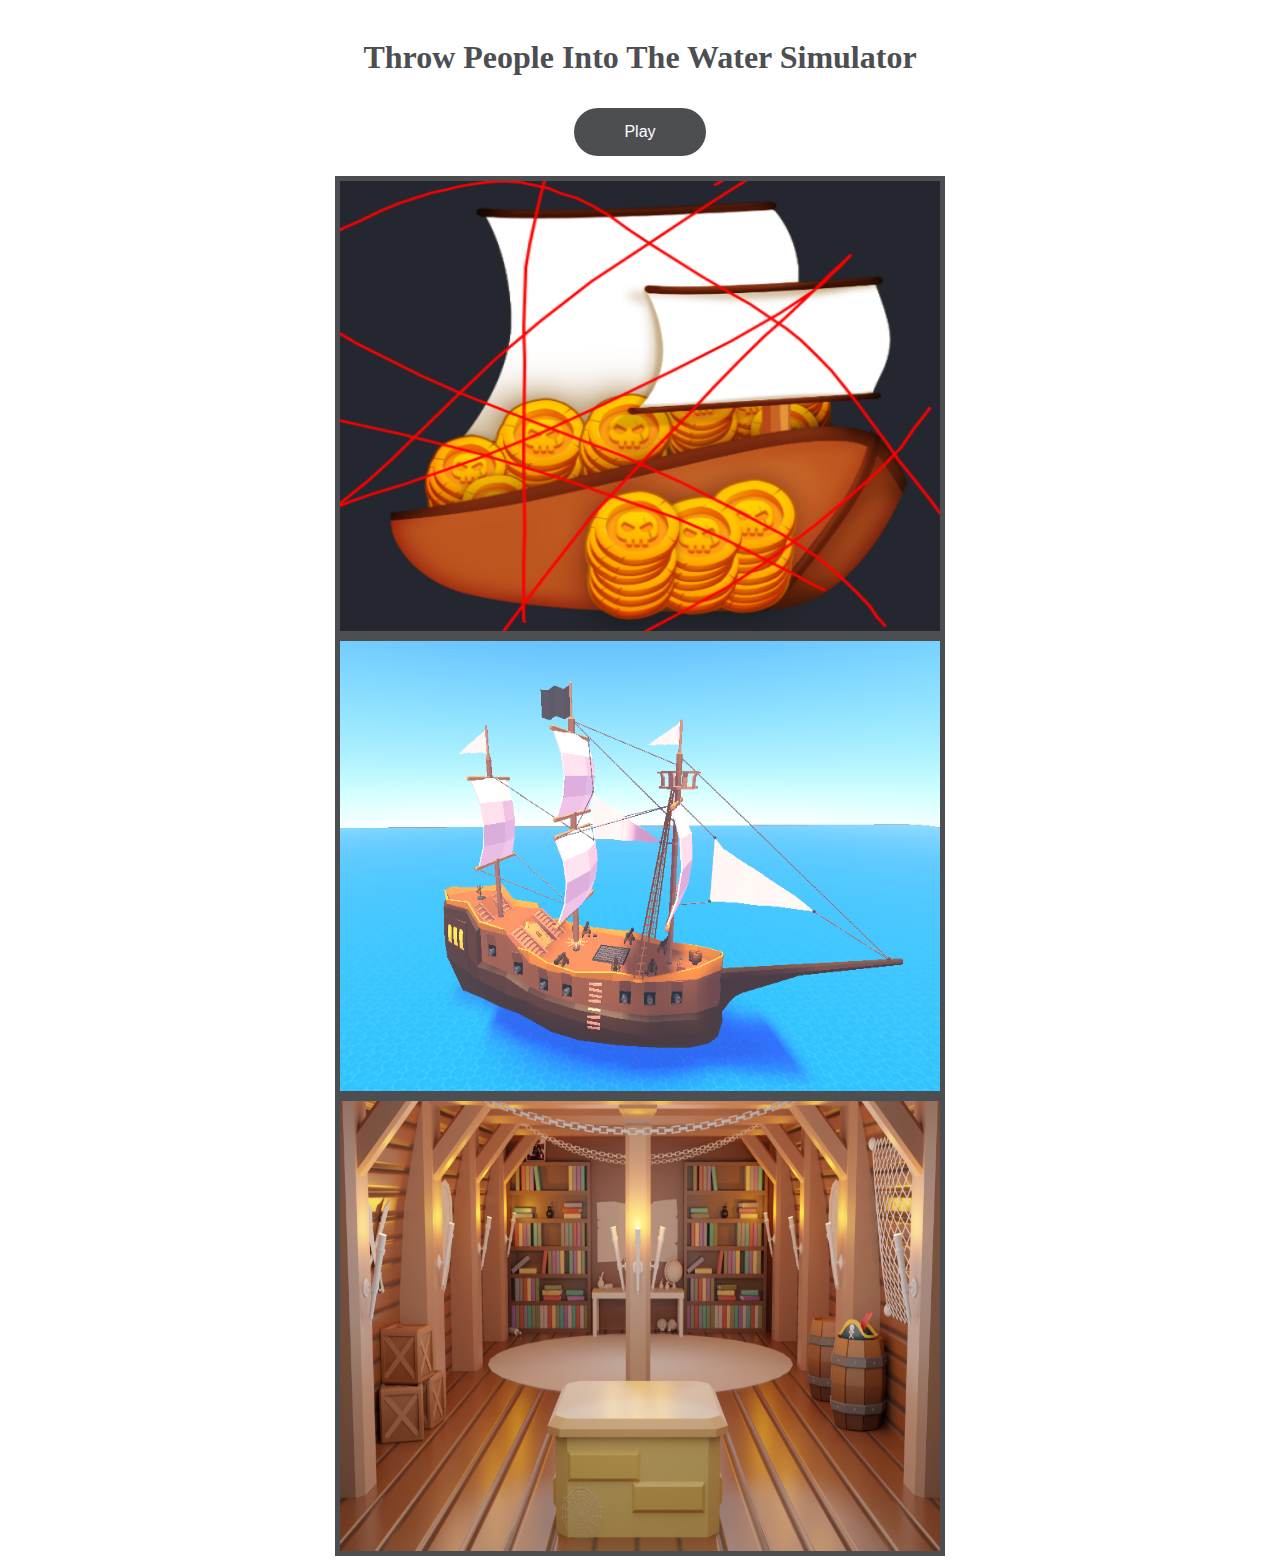
<file: tpitws.html>
<html>
<head>
<style>
.button {
  background-color: #4C4E52;
  border: none;
  color: white;
  padding: 15px 50px;
  text-align: center;
  text-decoration: none;
  display: inline-block;
  font-size: 16px;
  border-radius: 25px;
}

.header {
  background-color: rgb(255, 255, 255);
  color: #4C4E52;
  font-size: 32px;
  padding: 10px;
  text-align: center;
}

.image-box {
  width: 600px;
  height: 450px;
  border: 5px solid #4C4E52;
}

.image-container {
  display: flex;
}

.container {
  display: flex;
  flex-direction: column;
  align-items: center;
}

.button-container {
  margin-top: 20px;
}

.image-container {
  margin-top: 20px;
}

@media only screen and (max-width:1800px) {
  
.image-container {
    flex-direction:column; 
}
}
</style>
</head>
<body>

<div class="container">
<h1 class="header">Throw People Into The Water Simulator</h1>
<style> input[type=button] { background-color: #4C4E52; border: none; color: white; padding: 15px 50px; text-align: center; text-decoration: none; font-size: 16px; border-radius: 25px; } </style>
<head>
    <script type="text/javascript">
        function show_alert() {
            alert("Coming Summer of 2023. 👀");
        }
    </script>
</head>
<body>
    <input type="button" onclick="show_alert()" value="Play" />
</body>

<div class="image-container">
<div class="image-box">
<img src="assets/img/image.png" alt="Image 1" width="600" height="450">
</div>

<div class="image-box">
<img src="assets/img/image1.png" alt="Image 2" width="600" height="450">
</div>

<div class="image-box">
<img src="assets/img/Room.png" alt="Image 3" width="600" height="450">
</div>
</div>
</div>

</body>
</html>
</file>
